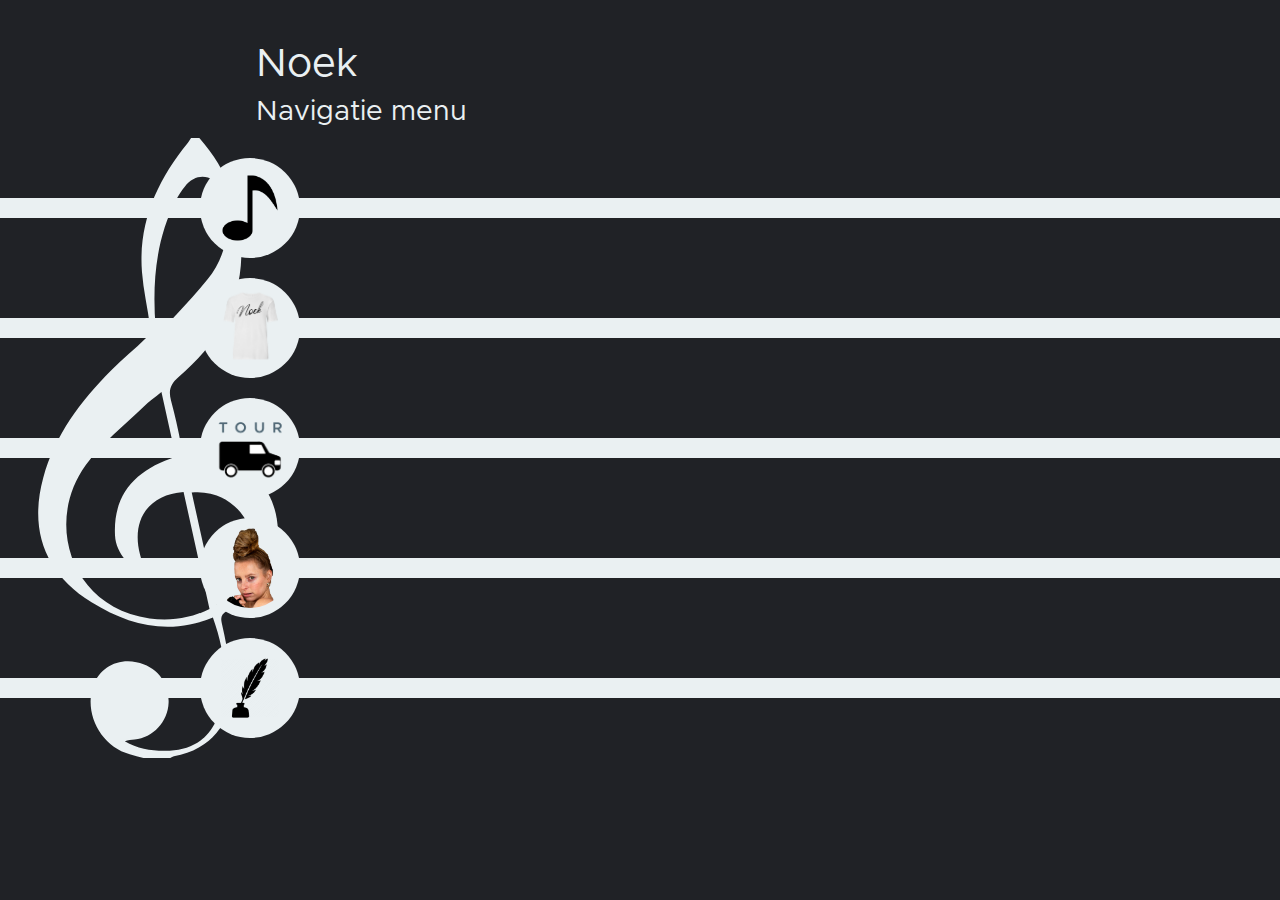
<file: index.html>
<!DOCTYPE html>
<html>
    <head>
        <title>Noek Homepage</title>
        <script src="Assets/Scripts/StaffHandler.js"></script>
        <link rel="icon" href="/Website-Noek/Assets/images/logo-Noek-small.png" type="image/png" sizes="16x16">
        <link rel="stylesheet" href="https://stackpath.bootstrapcdn.com/bootstrap/4.4.1/css/bootstrap.min.css" integrity="sha384-Vkoo8x4CGsO3+Hhxv8T/Q5PaXtkKtu6ug5TOeNV6gBiFeWPGFN9MuhOf23Q9Ifjh" crossorigin="anonymous">
        <link href="Assets/stylesheet.css" rel="stylesheet" type="text/css"/>
        <link href="Assets/Css/NavigationStaffStylesheet.css" rel="stylesheet" type="text/css"/>
    </head>
    <body>
        <div id="FoldOutNavButton" class="btn btn-outline-secondary" onclick="staff.Maximize()"><h1>*</h1></div>
        <div id="NavigationStaff" class="overlay">
            <div class="noStaff">
                <h1>
                    Noek
                </h1>
                <h3>
                    Navigatie menu
                </h3>
                <svg version="1.1" id="GClef" xmlns="http://www.w3.org/2000/svg" xmlns:xlink="http://www.w3.org/1999/xlink" x="0px" y="0px"
                    viewBox="0 0 320 700" style="enable-background:new 0 0 320 700;" xml:space="preserve">
                    <g>
                        <path d="M207,0c33.8,38.2,48.7,83.1,47.4,133.7c-1.5,56.8-28.9,100.5-70.8,136.1c-9.4,8-11.6,15.3-8.6,26.6
                            c4.7,17.6,8.9,35.4,11.9,53.3c1.7,10.1,6,12,15.5,11.4c26.1-1.5,50.5,4.3,69.6,23.3c32.8,32.7,31.3,93.6-3.2,126.2
                            c-9.2,8.7-19.9,16.2-30.6,23.1c-5.8,3.8-7.5,6.8-5.9,13.8c4.2,18.9,8.1,38,10.4,57.2c5.8,48.7-16.9,84.5-64.4,93.4
                            c-1.4,0.3-2.8,1.3-4.1,1.9c-10.1,0-20.2,0-30.3,0c-5.2-1.4-10.3-2.9-15.5-4.3c-32.2-8.5-52.2-46.2-41.1-77.4
                            c7.1-20,26.9-30.9,48.6-26.5c22.9,4.6,37.2,22.6,36.4,45.7c-0.8,21.3-17.5,39.4-38.4,41.6c-3.7,0.4-7.3,0.5-11.1,1.9
                            c15.8,9.1,33.1,11.6,50.8,10.7c27.7-1.3,46.8-15.1,55.4-41.9c11.8-36.8,6-72.6-6.7-108.4c-49.7,20.5-94.6,9-137-17.2
                            C33,492,14.6,443.3,30.7,383.9c13.1-48.4,42.4-86.8,76.9-121.6c12.6-12.7,26.5-24,39.2-36.5c2.9-2.9,5.1-8.6,4.6-12.7
                            c-2.6-20.8-7.7-41.3-9.2-62.1C138,95.2,159.3,47.9,193.9,5.5c1.4-1.7,2.5-3.7,3.7-5.5C200.7,0,203.9,0,207,0z M148.2,491.7
                            c-18.5-4.5-35.3-22.5-36.4-43c-2.5-48.3,25.3-74.7,68.6-88.7c-5.4-24.2-10.6-47.9-16.2-73.1c-7.6,6.2-14.3,10.9-20.1,16.5
                            C122,325,96.8,344.5,78.8,369.2c-46.7,64-17.6,160.5,72,173.3c23.4,3.4,46-0.2,67.7-10.6c-10-45-19.7-88.7-29.3-132.3
                            C141.3,403.3,124.1,443.3,148.2,491.7z M157.6,213.9c1.1,0.8,2.2,1.5,3.4,2.3c4.8-3.5,10.4-6.3,14.4-10.6c14-15,27.9-30.1,40.9-46
                            c12.8-15.6,19.8-34.3,22.6-54.1c2.2-15.8,1.9-31.6-6.2-46.4c-10.2-18.5-29.2-20.6-42.2-4.2c-3.6,4.5-6.9,9.4-9.5,14.6
                            C157.5,115.1,153.8,163.9,157.6,213.9z M198.4,400.2c9.4,42.7,18.7,84.5,28,126.6c31-16.4,46.6-54.1,36.7-86.3
                            C255.1,414.7,227.6,397.1,198.4,400.2z"/>
                    </g>
                </svg>
            </div>
        </div>
        <div id="Content" class="">
            
        </div>
    </body>
</html>
</file>
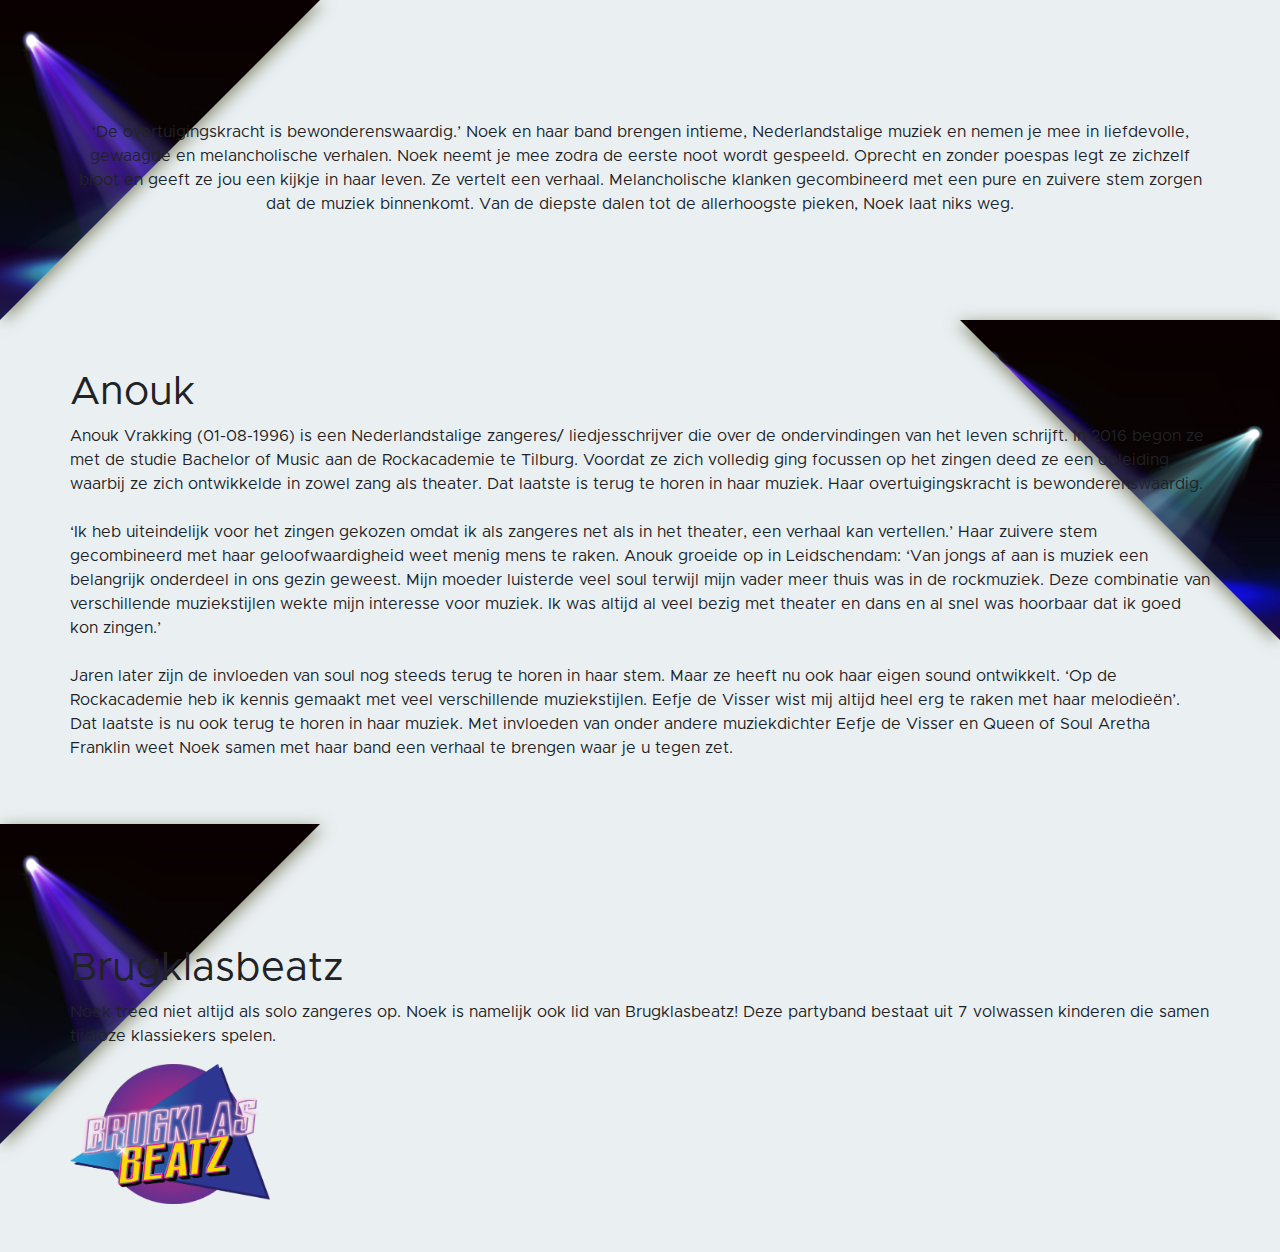
<file: biography.html>
<!DOCTYPE html>
<html lang="nl">

<head>
    <link rel="stylesheet" href="https://stackpath.bootstrapcdn.com/bootstrap/4.4.1/css/bootstrap.min.css"
        integrity="sha384-Vkoo8x4CGsO3+Hhxv8T/Q5PaXtkKtu6ug5TOeNV6gBiFeWPGFN9MuhOf23Q9Ifjh" crossorigin="anonymous">
    <link href="Assets/stylesheet.css" rel="stylesheet" type="text/css" />
    <title>Bio</title>
</head>

<body>
    <div class="fluid-container">

        <div class="clipImgWrap topLeftCorner">
            <img src="Assets/Images/spotlights.jpeg"/>
        </div>
        
        <div class="container pt-5 pb-5 vh-25">
            <div class="row">
                <div class="col-12-md">
                    <br><br><br>
                    <p class="text-center">
                        ‘De overtuigingskracht is bewonderenswaardig.’
                        Noek en haar band brengen intieme, Nederlandstalige muziek en nemen je mee in liefdevolle,
                        gewaagde en melancholische verhalen.
                        Noek neemt je mee zodra de eerste noot wordt gespeeld. Oprecht en zonder poespas legt ze
                        zichzelf bloot en geeft ze jou een kijkje in haar leven. Ze vertelt een verhaal.
                        Melancholische klanken gecombineerd met een pure en zuivere stem zorgen dat de muziek
                        binnenkomt.
                        Van de diepste dalen tot de allerhoogste pieken, Noek laat niks weg.
                    </p>

                </div>
            </div>
        </div>

        <div class="clipImgWrap topRightCorner">
            <img src="Assets/Images/spotlights.jpeg"/>
        </div>

        <div class="container pt-5 pb-5">
            <div class="row">
                <div class="col-12-md">

                    <h1>Anouk</h1>
                    <p>
                        Anouk Vrakking (01-08-1996) is een Nederlandstalige zangeres/ liedjesschrijver die over de
                        ondervindingen van het leven schrijft.

                        In 2016 begon ze met de studie Bachelor of Music aan de Rockacademie te Tilburg. Voordat ze zich
                        volledig ging focussen op het zingen deed ze een opleiding waarbij ze zich ontwikkelde in zowel
                        zang als theater. Dat laatste is terug te horen in haar muziek. Haar overtuigingskracht is
                        bewonderenswaardig.
                        <br><br>‘Ik heb uiteindelijk voor het zingen gekozen omdat ik als zangeres net als in het
                        theater, een verhaal kan vertellen.’ Haar zuivere stem gecombineerd met haar geloofwaardigheid
                        weet menig mens te raken.
                        Anouk groeide op in Leidschendam: ‘Van jongs af aan is muziek een belangrijk onderdeel in ons
                        gezin geweest. Mijn moeder luisterde veel soul terwijl mijn vader meer thuis was in de
                        rockmuziek. Deze combinatie van verschillende muziekstijlen wekte mijn interesse voor muziek. Ik
                        was altijd al veel bezig met theater en dans en al snel was hoorbaar dat ik goed kon zingen.’
                        <br><br>Jaren later zijn de invloeden van soul nog steeds terug te horen in haar stem. Maar ze
                        heeft nu ook haar eigen sound ontwikkelt. ‘Op de Rockacademie heb ik kennis gemaakt met veel
                        verschillende muziekstijlen. Eefje de Visser wist mij altijd heel erg te raken met haar
                        melodieën’.
                        Dat laatste is nu ook terug te horen in haar muziek. Met invloeden van onder andere
                        muziekdichter Eefje de Visser en Queen of Soul Aretha Franklin weet Noek samen met haar band een
                        verhaal te brengen waar je u tegen zet.
                    </p>

                </div>
            </div>
        </div>
        
        <div class="clipImgWrap topLeftCorner">
            <img src="Assets/Images/spotlights.jpeg"/>
        </div>
        
        <div class="container pt-5 pb-5">
            <div class="row">
                <div class="col-12-md">
                    <br><br><br>
                    <h1>Brugklasbeatz</h1>
                    <p>
                        Noek treed niet altijd als solo zangeres op. Noek is namelijk ook lid van Brugklasbeatz!
                        Deze partyband bestaat uit 7 volwassen kinderen die samen tijdloze klassiekers spelen.
                    </p>
                    <a href="https://brugklasbeatz.nl/" style="display: inline-block">
                        <img src="Assets/Images/Logo_BrugklasBeatz.png" height="140px" width="200px">
                    </a>
                
                </div>
            </div>
        </div>
    </div>
</body>

</html>
</file>
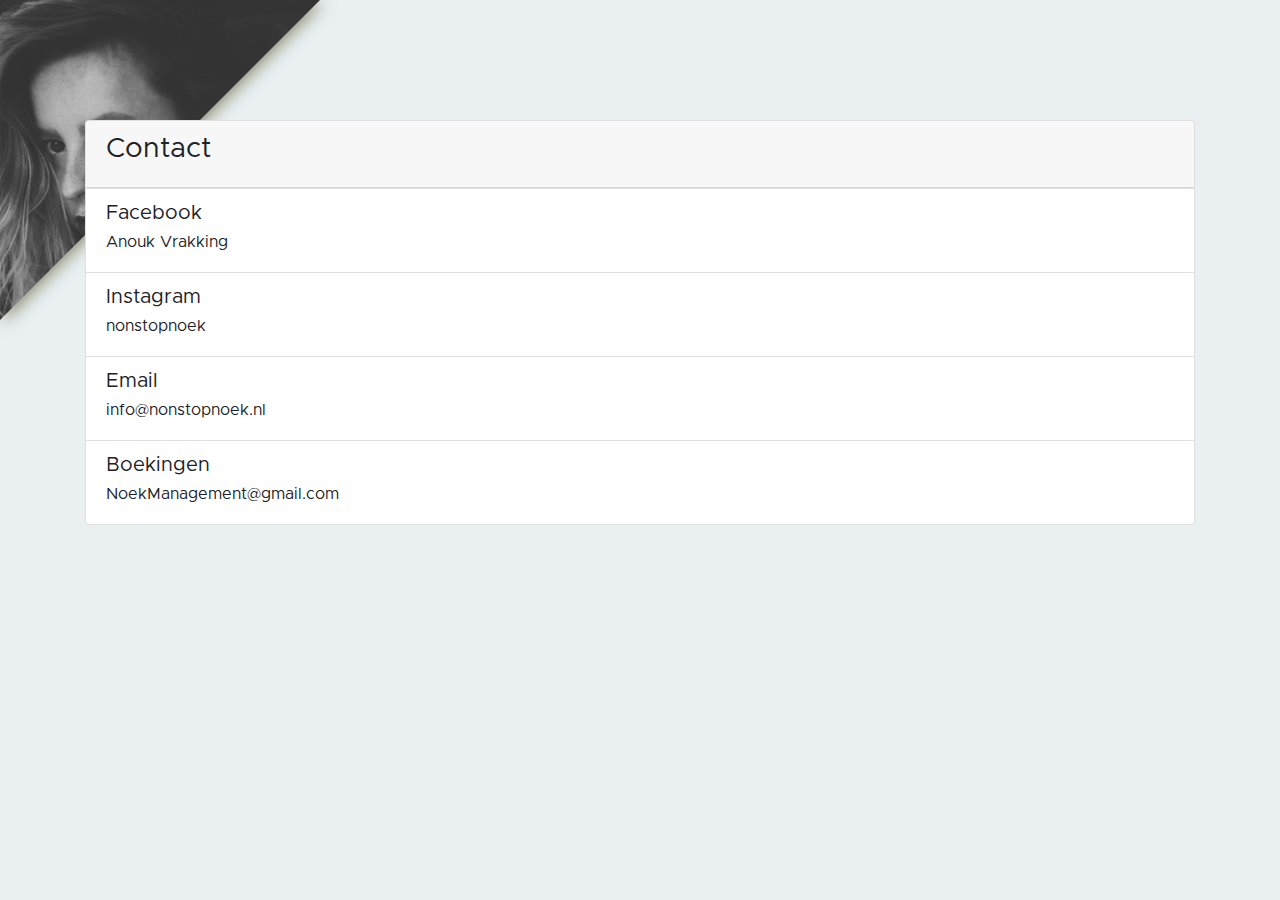
<file: contact.html>
<!DOCTYPE html>
<html lang="nl">
    <head>
        <link rel="stylesheet" href="https://stackpath.bootstrapcdn.com/bootstrap/4.4.1/css/bootstrap.min.css" integrity="sha384-Vkoo8x4CGsO3+Hhxv8T/Q5PaXtkKtu6ug5TOeNV6gBiFeWPGFN9MuhOf23Q9Ifjh" crossorigin="anonymous">
        <link href="Assets/stylesheet.css" rel="stylesheet" type="text/css"/>
        <title>Contact</title>
    </head>
    <body>
        <div class="fluid-container">
            
            <div class="clipImgWrap topLeftCorner">
                <img src="/Assets/Images/NoekZwartWit corner image.jpg"/>
            </div>

            <div class="container pt-5 pb-5">
                <div class="row">
                    <div class="col-12">
                        <br><br><br>
                        <div class="card">
                            <ul class="list-group list-group-flush">
                                <div class="card-header">
                                    <h3>Contact</h3>
                                </div>
                                <li class="list-group-item">
                                    <h5>Facebook</h5>
                                    <h6>Anouk Vrakking</h6>
                                </li>
                                <li class="list-group-item">
                                    <h5>Instagram</h5>
                                    <h6>nonstopnoek</h6>
                                </li>
                                <li class="list-group-item">
                                    <h5>Email</h5>
                                    <h6>info@nonstopnoek.nl</h6>
                                </li>
                                <li class="list-group-item">
                                    <h5>Boekingen</h5>
                                    <h6>NoekManagement@gmail.com</h6>
                                </li>
                            </ul>
                        </div>

                    </div>
                </div>
            </div>

        </div>
    </body>
</html>
</file>
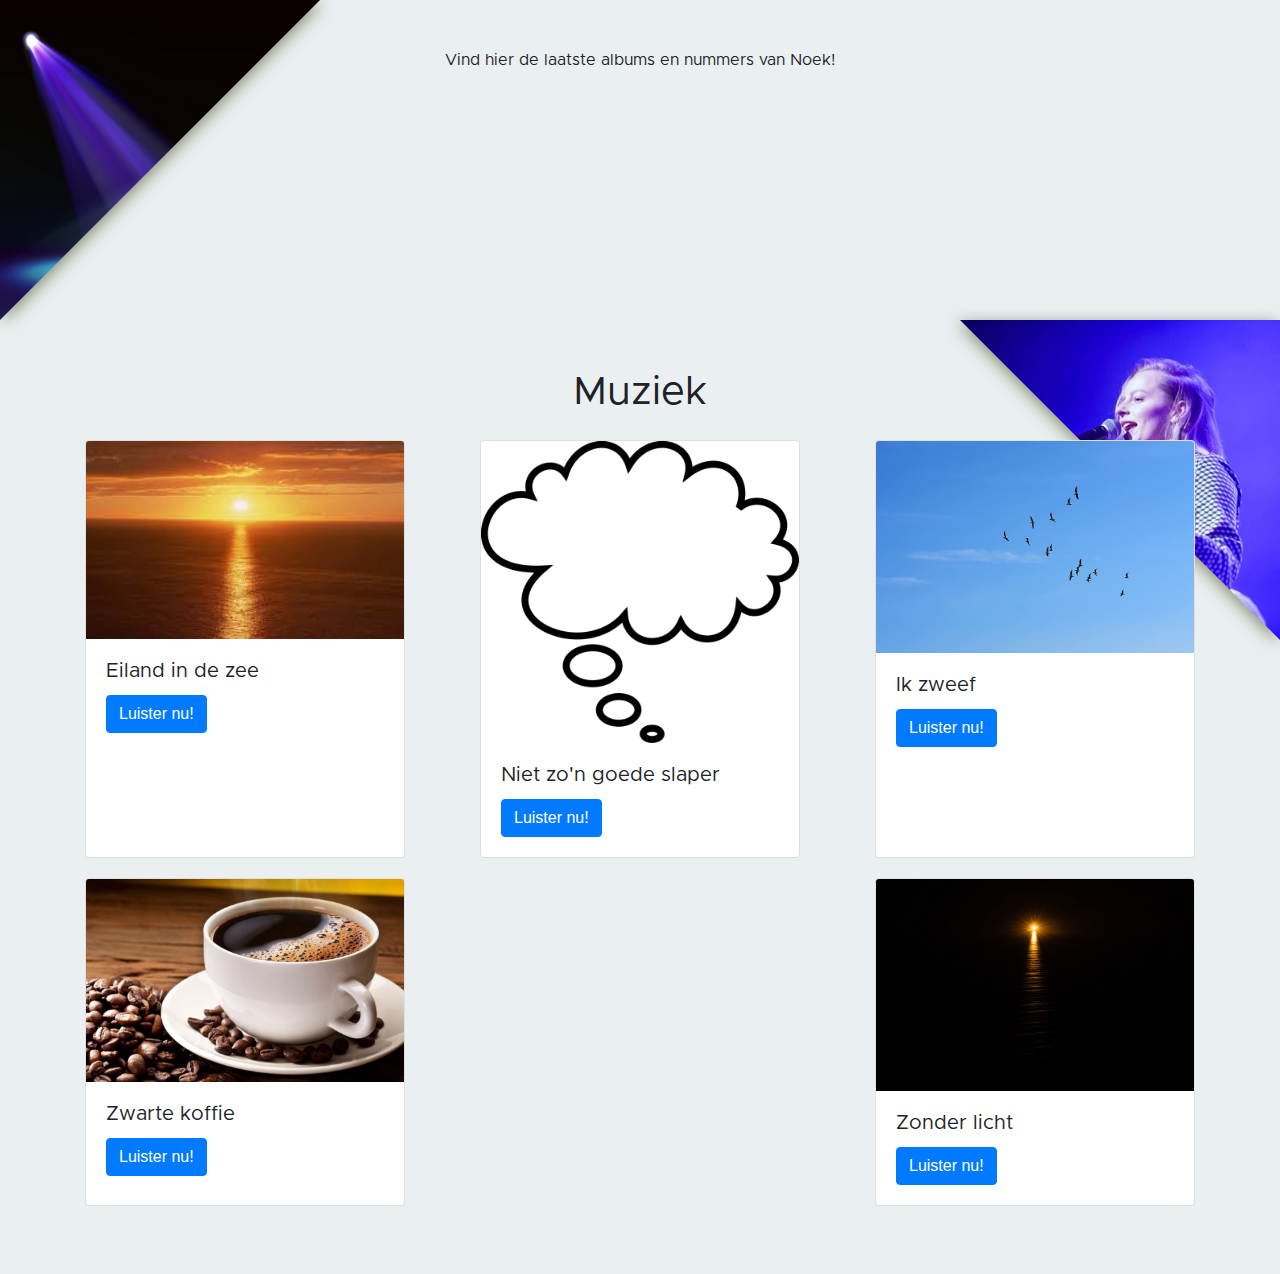
<file: music.html>
<!DOCTYPE html>
<html lang="nl">
    <head>
        <link rel="stylesheet" href="https://stackpath.bootstrapcdn.com/bootstrap/4.4.1/css/bootstrap.min.css" integrity="sha384-Vkoo8x4CGsO3+Hhxv8T/Q5PaXtkKtu6ug5TOeNV6gBiFeWPGFN9MuhOf23Q9Ifjh" crossorigin="anonymous">
        <link href="Assets/stylesheet.css" rel="stylesheet" type="text/css"/>
        <title>Muziek</title>
    </head>
    <body>
        <div class="fluid-container">
            
            <div class="clipImgWrap topLeftCorner">
                <img src="Assets/Images/spotlights.jpeg"/>
            </div>

            <div class="container pt-5">
                <div class="row">
                    <div class="col-12">
                        <p class="text-center">
                            Vind hier de laatste albums en nummers van Noek!
                        </p>
                    </div>
                </div>
            </div>
  
            <div class="clipImgWrap topRightCorner">
                <img src="/Assets/Images/Performance6(photoshopped) corner image.jpg"/>
            </div>

            <div class="container pt-5">
                <div class="row">
                    <div class="col-12">
                        <h1 class="text-center pb-3">Muziek</h1>

                        <div class="d-flex pb-5" style="flex-wrap: wrap; justify-content: space-between;">
                                
                            <div class="card" style="width: 320px;">
                                <img src="/Assets/Images/Sea.jpeg" class="card-img-top" alt="...">
                                <div class="card-body">
                                    <h5 class="card-title">Eiland in de zee</h5>
                                    <!-- <p class="card-text">Some quick example text to build on the card title and make up the bulk of the card's content.</p> -->
                                    <a href="#" class="btn btn-primary">Luister nu!</a>
                                </div>
                            </div>

                            <div class="card" style="width: 320px;">
                                <img src="/Assets/Images/DreamCloud.png" class="card-img-top" alt="...">
                                <div class="card-body">
                                    <h5 class="card-title">Niet zo'n goede slaper</h5>
                                    <!-- <p class="card-text">Some quick example text to build on the card title and make up the bulk of the card's content.</p> -->
                                    <a href="#" class="btn btn-primary">Luister nu!</a>
                                </div>
                            </div>

                            <div class="card" style="width: 320px;">
                                <img src="/Assets/Images/birds.jpg" class="card-img-top" alt="...">
                                <div class="card-body">
                                    <h5 class="card-title">Ik zweef</h5>
                                    <!-- <p class="card-text">Some quick example text to build on the card title and make up the bulk of the card's content.</p> -->
                                    <a href="#" class="btn btn-primary">Luister nu!</a>
                                </div>
                            </div>

                            <div class="card" style="width: 320px;">
                                <img src="/Assets/Images/BlackCoffee.jpg" class="card-img-top" alt="...">
                                <div class="card-body">
                                    <h5 class="card-title">Zwarte koffie</h5>
                                    <!-- <p class="card-text">Some quick example text to build on the card title and make up the bulk of the card's content.</p> -->
                                    <a href="#" class="btn btn-primary">Luister nu!</a>
                                </div>
                            </div>

                            <div class="card" style="width: 320px;">
                                <img src="/Assets/Images/ZonderLicht.jpg" class="card-img-top" alt="...">
                                <div class="card-body">
                                    <h5 class="card-title">Zonder licht</h5>
                                    <!-- <p class="card-text">Some quick example text to build on the card title and make up the bulk of the card's content.</p> -->
                                    <a href="#" class="btn btn-primary">Luister nu!</a>
                                </div>
                            </div>

                        </div>
                    
                    </div>
                </div>
            </div>

        </div>
    </body>
</html>
</file>
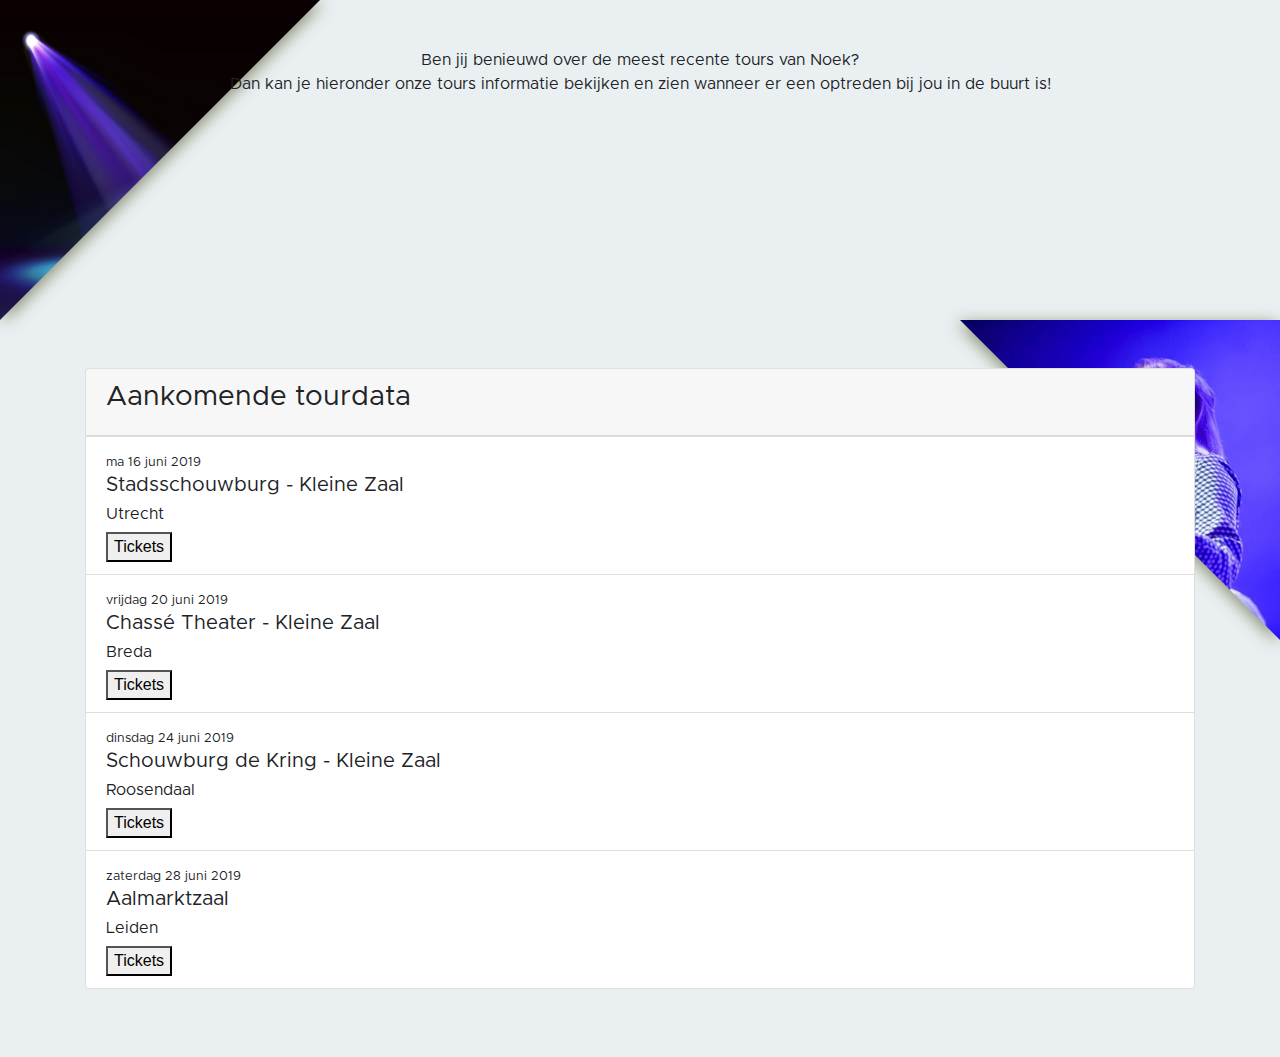
<file: tour.html>
<!DOCTYPE html>
<html lang="nl">
    <head>
        <link rel="stylesheet" href="https://stackpath.bootstrapcdn.com/bootstrap/4.4.1/css/bootstrap.min.css" integrity="sha384-Vkoo8x4CGsO3+Hhxv8T/Q5PaXtkKtu6ug5TOeNV6gBiFeWPGFN9MuhOf23Q9Ifjh" crossorigin="anonymous">
        <link href="Assets/stylesheet.css" rel="stylesheet" type="text/css"/>
        <title>Tour</title>
    </head>
    <body>
        <div class="fluid-container">
            
            <div class="clipImgWrap topLeftCorner">
                <img src="Assets/Images/spotlights.jpeg"/>
            </div>

            <div class="container pt-5 pb-5">
                <div class="row">
                    <div class="col-12">

                        <p class="text-center">
                            Ben jij benieuwd over de meest recente tours van Noek?<br>
                            Dan kan je hieronder onze tours informatie bekijken en zien wanneer er een optreden bij jou in de buurt is!
                        </p>
                        
                    </div>
                </div>
            </div>
  
            <div class="clipImgWrap topRightCorner">
                <img src="/Assets/Images/Performance6(photoshopped) corner image.jpg"/>
            </div>

            <div class="container pt-5 pb-5">
                <div class="row">
                    <div class="col-12">

                        <div class="card">
                            <ul class="list-group list-group-flush">
                                <div class="card-header">
                                    <h3>Aankomende tourdata</h3>
                                </div>
                                <li class="list-group-item">
                                    <small>ma 16 juni 2019</small>
                                    <h5>Stadsschouwburg - Kleine Zaal</h5>
                                    <h6>Utrecht</h6>
                                    <button>Tickets</button>
                                </li>
                                <li class="list-group-item">
                                    <small>vrijdag 20 juni 2019</small>
                                    <h5>Chassé Theater - Kleine Zaal</h5>
                                    <h6>Breda</h6>
                                    <button>Tickets</button>
                                </li>
                                <li class="list-group-item">
                                    <small>dinsdag 24 juni 2019</small>
                                    <h5>Schouwburg de Kring - Kleine Zaal</h5>
                                    <h6>Roosendaal</h6>
                                    <button>Tickets</button>
                                </li>
                                <li class="list-group-item">
                                    <small>zaterdag 28 juni 2019</small>
                                    <h5>Aalmarktzaal</h5>
                                    <h6>Leiden</h6>
                                    <button>Tickets</button>
                                </li>
                            </ul>
                        </div>

                    </div>
                </div>
            </div>

        </div>
    </body>
</html>
</file>
<file: Assets/stylesheet.css>
* {
    box-sizing: border-box;
    --primary-color: #EAF0F2;
    --secondary-color: #202226;
    --primary-tint: #BED1D8;
    --secondary-tint: #8499A5;
    --tertiary-tint: #4C6472;
}

@font-face {
    font-family: Metropolis regular;
    src: url("Fonts/Metropolis-Regular.otf");
}

body {
    margin: 0;
    background-color: var(--primary-color);
}

h1, h2, h3, h4, h5, h6, p, small {
    font-family: Metropolis regular;
    color: var(--secondary-color);
}

.overlay h1, .overlay h2, .overlay h3, .overlay h4, .overlay h5, .overlay h6, .overlay p, .overlay small {
    color: var(--primary-color);
}

div.noStaff {
    transform: translate(20%,40px);
}

.paragraaf1{
    text-align: center;
}

div#FoldOutNavButton {
    position: fixed;
    top: 20px;
    left: 20px;
    height: 80px;
    width: 80px;
    border-color: var(--secondary-color);
    color: var(--secondary-color);
}

div#FoldOutNavButton:hover {
    background-color: var(--secondary-color);
    color: var(--primary-color);
}

div#FoldOutNavButton:hover h1 {
    color: var(--primary-color);
}

div.fluid-container > div.container {
    position: relative;
    z-index: 0;
}

.clipImgWrap {
    position: absolute;
    z-index: -100;
}

.clipImgWrap + div.container {
    min-height: 320px;
}

.clipImgWrap.topLeftCorner {
    left: 0;
    filter: drop-shadow(3px 3px 8px rgba(50, 50, 0, 0.5));
}

.clipImgWrap.topRightCorner {
    right: 0;
    filter: drop-shadow(-3px 3px 8px rgba(50, 50, 0, 0.5));
}

.clipImgWrap.topLeftCorner > * {
    width: 320px;
    height: 320px;
    clip-path: polygon(0% 0%, 100% 0%, 0% 100%);
}

.clipImgWrap.topRightCorner > * {
    width: 320px;
    height: 320px;
    clip-path: polygon(100% 0%, 0% 0%, 100% 100%);
}

.card {
    margin-bottom: 20px;
}
/* Shop html css */
div.products {
    display: flex;
    width: 100%;
    justify-content: space-between;
}

div.product {
    width: 240px;
    background-color: #c1d1d7;
    border-bottom: #516471 1px solid;
}

div.product a {
    float: left;
    width: 100%;
    text-align: center;
}

div.product a.img {
    margin-top: 10px;
}

div.product a.img img {
    height: 170px;
    max-width: 100%;
    border-bottom: #516471;
}

div.product a.name {
    font-weight: bolder;
    color: black;
    font-size: 13px;
    text-decoration: none;
    margin-top: 10px;
}

div.product a.name:hover {
    color: #516471;
}

div.product div {
    font-size: 18px;
    font-weight: bold;
    color: #c1d1d7;
    text-indent: 10px;
    margin: 10px 0 10px 0;
    float: left;
    width: 100%;
}

div.product a.cart {
    border-top: #516471 1px solid;
    background: #f2f2f2 url(Assets/Images/shopping_cart.png) 30% 2px no-repeat;
    line-height: 30px;
    font-weight: bold;
    color: #202226;
    text-decoration: none;
}

div.product a.cart:hover {
    background-color: #516471;
    color: white;
}

div.product:hover span{
    background-color: #ebf0f2;
}

div.product:hover a.img img{
    opacity: 0.7;

}

.text {
    color: white;
    font-size: 20px;
    position: absolute;
    top: 50%;
    left: 50%;
    transform: translate(-50%, -50%);
    -ms-transform: translate(-50%, -50%);
    white-space: nowrap;
  }
  
  .svg-inline--fa {
    vertical-align: -0.200em;
  }
  
  .rounded-social-buttons {
    text-align: center;
  }
  
  .rounded-social-buttons .social-button {
    display: inline-block;
    position: relative;
    cursor: pointer;
    width: 3.125rem;
    height: 3.125rem;
    border: 0.125rem solid transparent;
    padding: 0;
    text-decoration: none;
    text-align: center;
    color: #fefefe;
    font-size: 1.5625rem;
    font-weight: normal;
    line-height: 2em;
    border-radius: 1.6875rem;
    transition: all 0.5s ease;
    margin-right: 0.25rem;
    margin-bottom: 0.25rem;
  }
  
  .rounded-social-buttons .social-button:hover, .rounded-social-buttons .social-button:focus {
    -webkit-transform: rotate(360deg);
        -ms-transform: rotate(360deg);
            transform: rotate(360deg);
  }
  
  .rounded-social-buttons .fa-twitter, .fa-facebook-f, .fa-linkedin, .fa-youtube, .fa-instagram {
    font-size: 25px;
  }
  
  .rounded-social-buttons .social-button.facebook {
    background: #3b5998;
  }
  
  .rounded-social-buttons .social-button.facebook:hover, .rounded-social-buttons .social-button.facebook:focus {
    color: #3b5998;
    background: #fefefe;
    border-color: #3b5998;
  }
  
  .rounded-social-buttons .social-button.twitter {
    background: #55acee;
  }
  
  .rounded-social-buttons .social-button.twitter:hover, .rounded-social-buttons .social-button.twitter:focus {
    color: #55acee;
    background: #fefefe;
    border-color: #55acee;
  }
  
  .rounded-social-buttons .social-button.linkedin {
    background: #007bb5;
  }
  
  .rounded-social-buttons .social-button.linkedin:hover, .rounded-social-buttons .social-button.linkedin:focus {
    color: #007bb5;
    background: #fefefe;
    border-color: #007bb5;
  }
  
  .rounded-social-buttons .social-button.youtube {
    background: #bb0000;
  }
  
  .rounded-social-buttons .social-button.youtube:hover, .rounded-social-buttons .social-button.youtube:focus {
    color: #bb0000;
    background: #fefefe;
    border-color: #bb0000;
  }
  
  .rounded-social-buttons .social-button.instagram {
    background: #125688;
  }
  
  .rounded-social-buttons .social-button.instagram:hover, .rounded-social-buttons .social-button.instagram:focus {
    color: #125688;
    background: #fefefe;
    border-color: #125688;
  }
</file>
<file: Assets/Css/NavigationStaffStylesheet.css>
div#NavigationStaff {
    position: fixed;
    z-index: 1;
    overflow: hidden;
    left: 0vw;
    width: 100vw;
    height: 100vh;
    background-color: var(--secondary-color);
    transition-property: left;
    transition-duration: 2s;
}

div#NavigationStaff.minimized {
    left: -100vw;
    right: 0vw;
}

div#NavigationStaff > *:not(.noStaff) {
    background-color: var(--primary-color);
    position: relative;
    width: 100%;
    height: 20px;
}

div#NavigationStaff > *:nth-child(2) {
    top: 100px;
}

div#NavigationStaff > *:nth-child(3) {
    top: 200px;
}

div#NavigationStaff > *:nth-child(4) {
    top: 300px;
}

div#NavigationStaff > *:nth-child(5) {
    top: 400px;
}

div#NavigationStaff > *:nth-child(6) {
    top: 500px;
}

@keyframes notesLeftToRight {
    from {
        left: 100vw;
    }
    to {
        left: calc(0vw - 100px);
    }
}

div#NavigationStaff > * > div {
    cursor: pointer;
    position: relative;
    display: block;
    content: "";
    height: 100px;
    width: 100px;
    border-radius: 100%;
    background-color: var(--primary-color);
    transition-property: transform;
    transition-duration: 0.35s;

    top: -40px;
    left: 200px;
    animation: notesLeftToRight 10s infinite;
    animation-play-state: running;
    animation-timing-function: linear;
}


div#NavigationStaff > * > div:hover {
    transform: scale(1.2);
    animation-play-state: paused;
}

div#NavigationStaff > * > div::after {
    position: relative;
    display: block;
    content: "";
    top: 10%;
    margin: auto;
    background-color: var(--tertiary-tint);
    height: 80%;
    width: 80%;
    border-radius: 100%;
    background-color: var(--primary-color);
    background-size: cover;
}

/* Zonder ::after */
.noteTooltip span {
    visibility: hidden;
    width: 120px;
    background-color: white;
   
    text-align: center;
    border-radius: 6px;
    padding: 5px 0;
  
    /* Position the tooltip */
    position: absolute;
    top: -40px;
    right: -10px;
    z-index: 1;
}
.noteTooltip:hover span {
    visibility: visible;
}

div#NavigationStaff > *:nth-child(2) > div {
    animation-delay: -1s;
}

div#NavigationStaff > *:nth-child(3) > div {
    animation-delay: -5s;
}

div#NavigationStaff > *:nth-child(4) > div {
    animation-delay: -8s;
}

div#NavigationStaff > *:nth-child(5) > div {
    animation-delay: -3s;
}

div#NavigationStaff > *:nth-child(6) > div {
    animation-delay: -6s;
}


/* Met ::after */
div#NavigationStaff > *:nth-child(2) > div::after {

    background-image: url('/Assets/Images/Muzieknoot.png');
}

div#NavigationStaff > *:nth-child(3) > div::after {

    background-image: url('/Assets/Images/whiteShirt.png');
}

div#NavigationStaff > *:nth-child(4) > div::after {

    background-image: url('/Assets/Images/van.png');
}

div#NavigationStaff > *:nth-child(5) > div::after {
    
    background-image: url('/Assets/Images/Noek.png');
}

div#NavigationStaff > *:nth-child(6) > div::after {
    
    background-image: url('/Assets/Images/contact.png');
    
}

#GClef {
    left: -240px;
    height: 620px;
    fill: var(--primary-color);
    position: absolute;
}
</file>
